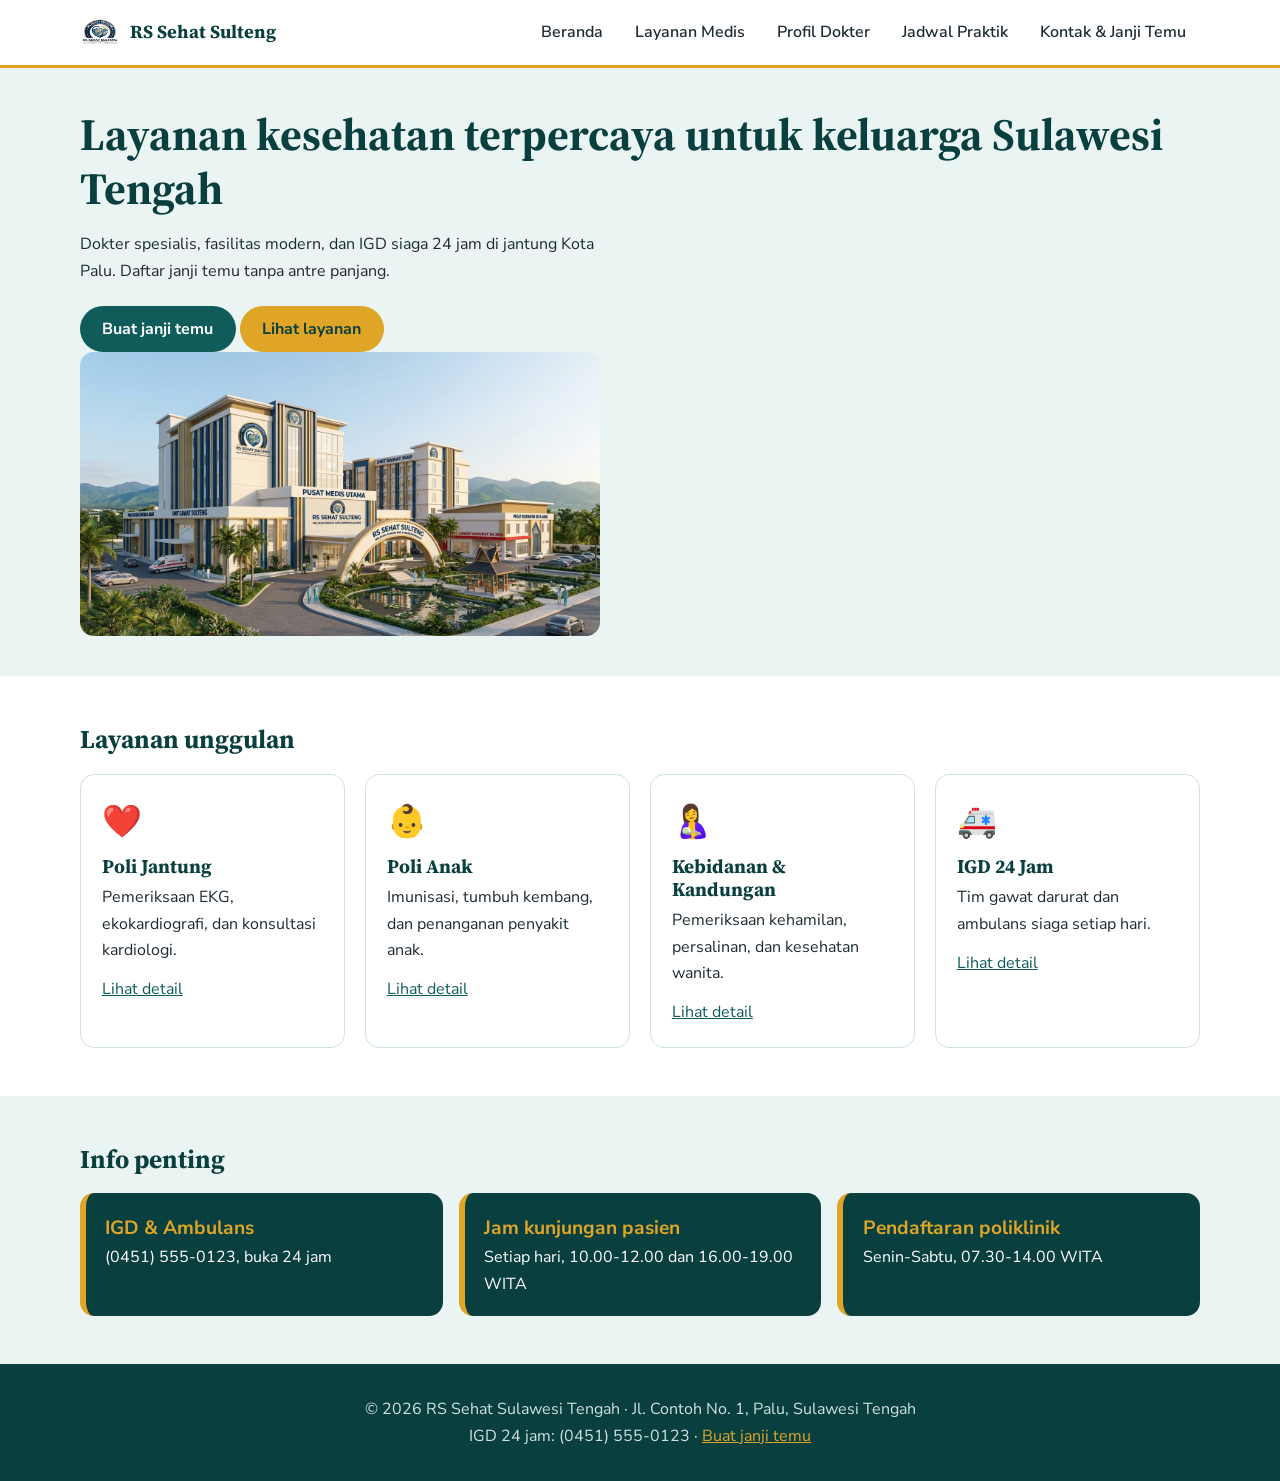
<file: index.html>
<!DOCTYPE html>
<html lang="id">
<head>
<meta charset="UTF-8">
<meta name="viewport" content="width=device-width, initial-scale=1">
<title>Beranda | RS Sehat Sulawesi Tengah</title>
<link rel="preconnect" href="https://fonts.googleapis.com">
<link rel="stylesheet" href="https://fonts.googleapis.com/css2?family=Nunito+Sans:wght@400;600;700&family=Source+Serif+4:wght@600;700&display=swap">
<link rel="stylesheet" href="style.css">
</head>
<body>
<header>
<div class="wadah bar">
<a class="merek" href="index.html"><img src="logo rs (2).jpeg" alt="Logo RS Sehat Sulawesi Tengah">RS Sehat Sulteng</a>
<input type="checkbox" id="menu-toggle" aria-label="Buka menu">
<label for="menu-toggle" class="hamburger" title="Menu">&#9776;</label>
<nav aria-label="Menu utama"><ul>
<li><a href="index.html">Beranda</a></li>
<li><a href="layanan.html">Layanan Medis</a></li>
<li><a href="dokter.html">Profil Dokter</a></li>
<li><a href="jadwal.html">Jadwal Praktik</a></li>
<li><a href="kontak.html">Kontak &amp; Janji Temu</a></li>
</ul></nav>
</div>
</header>
<main>
<section class="hero"><div class="wadah">
<div>
<h1>Layanan kesehatan terpercaya untuk keluarga Sulawesi Tengah</h1>
<p>Dokter spesialis, fasilitas modern, dan IGD siaga 24 jam di jantung Kota Palu. Daftar janji temu tanpa antre panjang.</p>
<a class="tombol" href="kontak.html">Buat janji temu</a> <a class="tombol emas" href="layanan.html">Lihat layanan</a>
</div>
<img src="gedung rs.jpeg" alt="Ilustrasi gedung RS Sehat Sulawesi Tengah">
</div></section>
<section><div class="wadah">
<h2>Layanan unggulan</h2>
<div class="grid">
<article class="kartu"><span class="ikon">&#10084;&#65039;</span><h3>Poli Jantung</h3><p>Pemeriksaan EKG, ekokardiografi, dan konsultasi kardiologi.</p><a href="detail_layanan.html">Lihat detail</a></article>
<article class="kartu"><span class="ikon">&#128118;</span><h3>Poli Anak</h3><p>Imunisasi, tumbuh kembang, dan penanganan penyakit anak.</p><a href="detail_layanan.html">Lihat detail</a></article>
<article class="kartu"><span class="ikon">&#129329;</span><h3>Kebidanan &amp; Kandungan</h3><p>Pemeriksaan kehamilan, persalinan, dan kesehatan wanita.</p><a href="detail_layanan.html">Lihat detail</a></article>
<article class="kartu"><span class="ikon">&#128657;</span><h3>IGD 24 Jam</h3><p>Tim gawat darurat dan ambulans siaga setiap hari.</p><a href="detail_layanan.html">Lihat detail</a></article>
</div></div></section>
<section class="bg-muda"><div class="wadah">
<h2>Info penting</h2>
<div class="info">
<div><strong>IGD &amp; Ambulans</strong>(0451) 555-0123, buka 24 jam</div>
<div><strong>Jam kunjungan pasien</strong>Setiap hari, 10.00-12.00 dan 16.00-19.00 WITA</div>
<div><strong>Pendaftaran poliklinik</strong>Senin-Sabtu, 07.30-14.00 WITA</div>
</div></div></section>
</main>
<footer>
<div class="wadah">
<p>&copy; 2026 RS Sehat Sulawesi Tengah &middot; Jl. Contoh No. 1, Palu, Sulawesi Tengah</p>
<p>IGD 24 jam: (0451) 555-0123 &middot; <a href="kontak.html">Buat janji temu</a></p>
</div>
</footer>
</body>
</html>
</file>
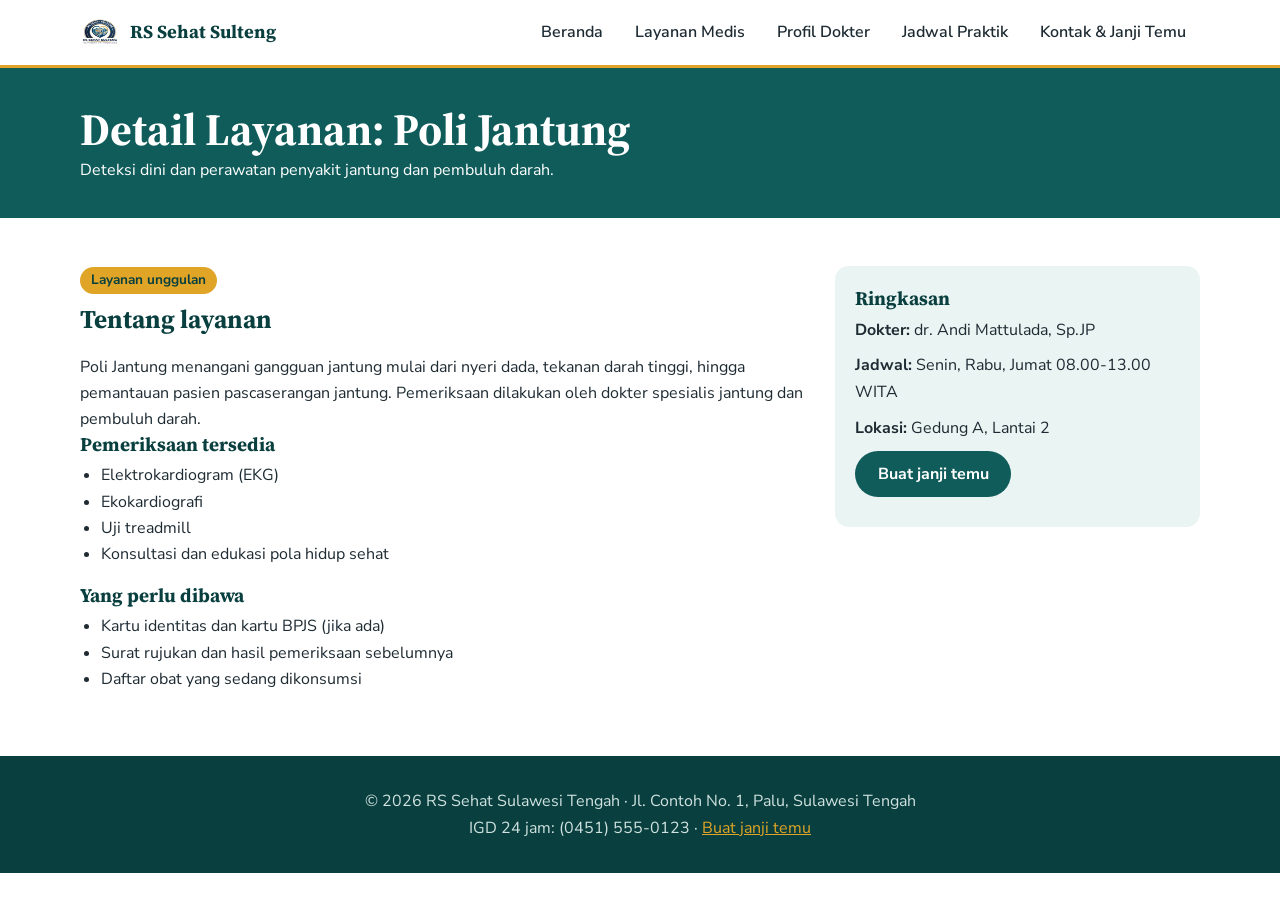
<file: detail_layanan.html>
<!DOCTYPE html>
<html lang="id">
<head>
<meta charset="UTF-8">
<meta name="viewport" content="width=device-width, initial-scale=1">
<title>Detail Layanan Poli Jantung | RS Sehat Sulawesi Tengah</title>
<link rel="preconnect" href="https://fonts.googleapis.com">
<link rel="stylesheet" href="https://fonts.googleapis.com/css2?family=Nunito+Sans:wght@400;600;700&family=Source+Serif+4:wght@600;700&display=swap">
<link rel="stylesheet" href="style.css">
</head>
<body>
<header>
<div class="wadah bar">
<a class="merek" href="index.html"><img src="logo rs (2).jpeg" alt="Logo RS Sehat Sulawesi Tengah">RS Sehat Sulteng</a>
<input type="checkbox" id="menu-toggle" aria-label="Buka menu">
<label for="menu-toggle" class="hamburger" title="Menu">&#9776;</label>
<nav aria-label="Menu utama"><ul>
<li><a href="index.html">Beranda</a></li>
<li><a href="layanan.html">Layanan Medis</a></li>
<li><a href="dokter.html">Profil Dokter</a></li>
<li><a href="jadwal.html">Jadwal Praktik</a></li>
<li><a href="kontak.html">Kontak &amp; Janji Temu</a></li>
</ul></nav>
</div>
</header>
<main>
<div class="judul-halaman"><div class="wadah"><h1>Detail Layanan: Poli Jantung</h1><p>Deteksi dini dan perawatan penyakit jantung dan pembuluh darah.</p></div></div>
<section><div class="wadah detail">
<article>
<span class="label">Layanan unggulan</span>
<h2>Tentang layanan</h2>
<p>Poli Jantung menangani gangguan jantung mulai dari nyeri dada, tekanan darah tinggi, hingga pemantauan pasien pascaserangan jantung. Pemeriksaan dilakukan oleh dokter spesialis jantung dan pembuluh darah.</p>
<h3>Pemeriksaan tersedia</h3>
<ul><li>Elektrokardiogram (EKG)</li><li>Ekokardiografi</li><li>Uji treadmill</li><li>Konsultasi dan edukasi pola hidup sehat</li></ul>
<h3>Yang perlu dibawa</h3>
<ul><li>Kartu identitas dan kartu BPJS (jika ada)</li><li>Surat rujukan dan hasil pemeriksaan sebelumnya</li><li>Daftar obat yang sedang dikonsumsi</li></ul>
</article>
<aside class="samping">
<h3>Ringkasan</h3>
<p><strong>Dokter:</strong> dr. Andi Mattulada, Sp.JP</p>
<p><strong>Jadwal:</strong> Senin, Rabu, Jumat 08.00-13.00 WITA</p>
<p><strong>Lokasi:</strong> Gedung A, Lantai 2</p>
<p><a class="tombol" href="kontak.html">Buat janji temu</a></p>
</aside>
</div></section>
</main>
<footer>
<div class="wadah">
<p>&copy; 2026 RS Sehat Sulawesi Tengah &middot; Jl. Contoh No. 1, Palu, Sulawesi Tengah</p>
<p>IGD 24 jam: (0451) 555-0123 &middot; <a href="kontak.html">Buat janji temu</a></p>
</div>
</footer>
</body>
</html>
</file>
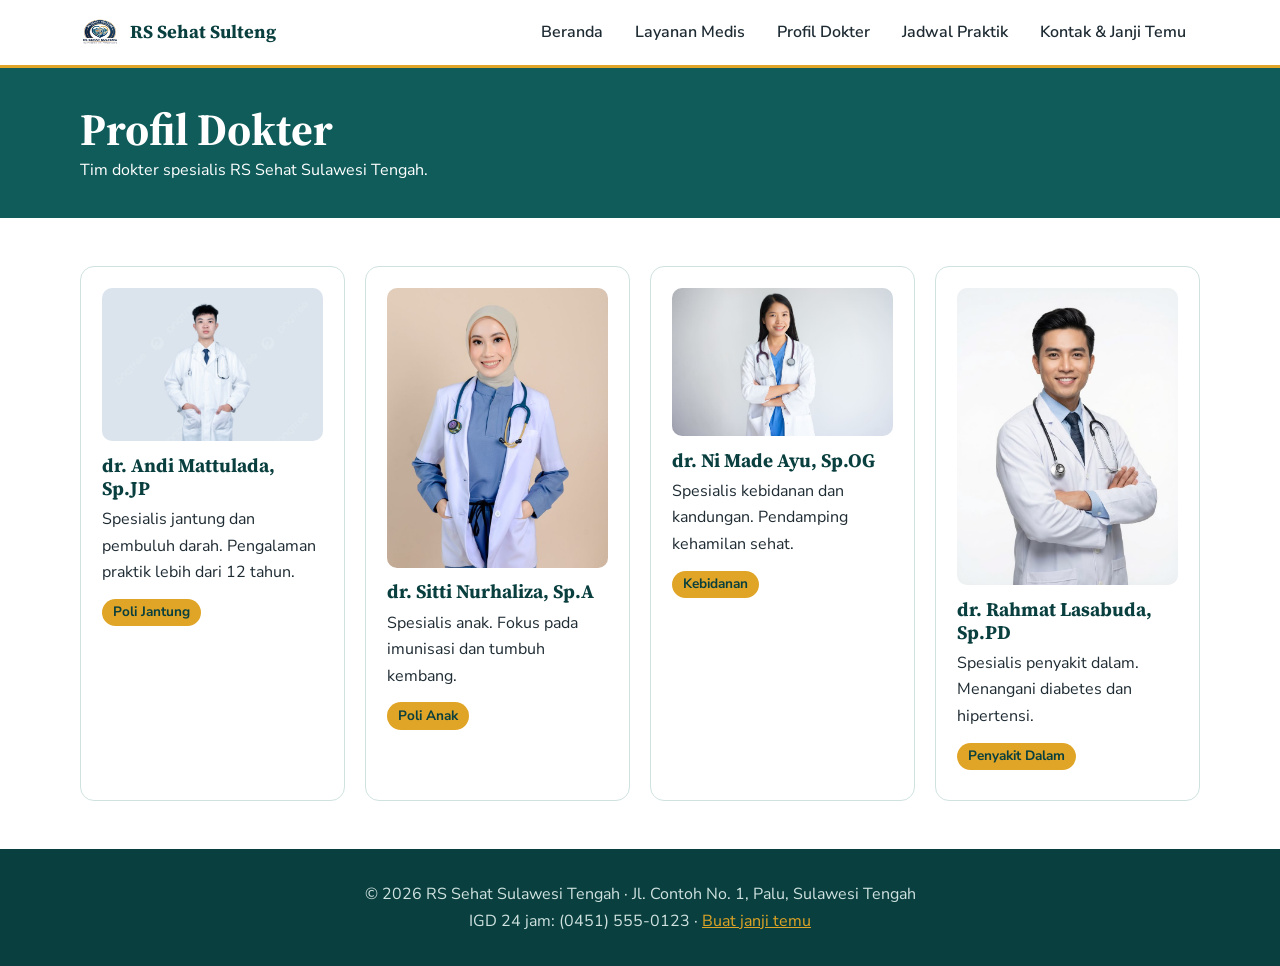
<file: dokter.html>
<!DOCTYPE html>
<html lang="id">
<head>
<meta charset="UTF-8">
<meta name="viewport" content="width=device-width, initial-scale=1">
<title>Profil Dokter | RS Sehat Sulawesi Tengah</title>
<link rel="preconnect" href="https://fonts.googleapis.com">
<link rel="stylesheet" href="https://fonts.googleapis.com/css2?family=Nunito+Sans:wght@400;600;700&family=Source+Serif+4:wght@600;700&display=swap">
<link rel="stylesheet" href="style.css">
</head>
<body>
<header>
<div class="wadah bar">
<a class="merek" href="index.html"><img src="logo rs (2).jpeg" alt="Logo RS Sehat Sulawesi Tengah">RS Sehat Sulteng</a>
<input type="checkbox" id="menu-toggle" aria-label="Buka menu">
<label for="menu-toggle" class="hamburger" title="Menu">&#9776;</label>
<nav aria-label="Menu utama"><ul>
<li><a href="index.html">Beranda</a></li>
<li><a href="layanan.html">Layanan Medis</a></li>
<li><a href="dokter.html">Profil Dokter</a></li>
<li><a href="jadwal.html">Jadwal Praktik</a></li>
<li><a href="kontak.html">Kontak &amp; Janji Temu</a></li>
</ul></nav>
</div>
</header>
<main>
<div class="judul-halaman"><div class="wadah"><h1>Profil Dokter</h1><p>Tim dokter spesialis RS Sehat Sulawesi Tengah.</p></div></div>
<section><div class="wadah"><div class="grid">
<article class="kartu"><img src="dokter 1.jpeg" alt="Foto dr. Andi Mattulada"><h3>dr. Andi Mattulada, Sp.JP</h3><p>Spesialis jantung dan pembuluh darah. Pengalaman praktik lebih dari 12 tahun.</p><span class="label">Poli Jantung</span></article>
<article class="kartu"><img src="dokter 4.jpeg" alt="Foto dr. Sitti Nurhaliza"><h3>dr. Sitti Nurhaliza, Sp.A</h3><p>Spesialis anak. Fokus pada imunisasi dan tumbuh kembang.</p><span class="label">Poli Anak</span></article>
<article class="kartu"><img src="dokter 3.jpeg" alt="Foto dr. Ni Made Ayu"><h3>dr. Ni Made Ayu, Sp.OG</h3><p>Spesialis kebidanan dan kandungan. Pendamping kehamilan sehat.</p><span class="label">Kebidanan</span></article>
<article class="kartu"><img src="dokter 2.jpeg" alt="Foto dr. Rahmat Lasabuda"><h3>dr. Rahmat Lasabuda, Sp.PD</h3><p>Spesialis penyakit dalam. Menangani diabetes dan hipertensi.</p><span class="label">Penyakit Dalam</span></article>
</div></div></section>
</main>
<footer>
<div class="wadah">
<p>&copy; 2026 RS Sehat Sulawesi Tengah &middot; Jl. Contoh No. 1, Palu, Sulawesi Tengah</p>
<p>IGD 24 jam: (0451) 555-0123 &middot; <a href="kontak.html">Buat janji temu</a></p>
</div>
</footer>
</body>
</html>
</file>
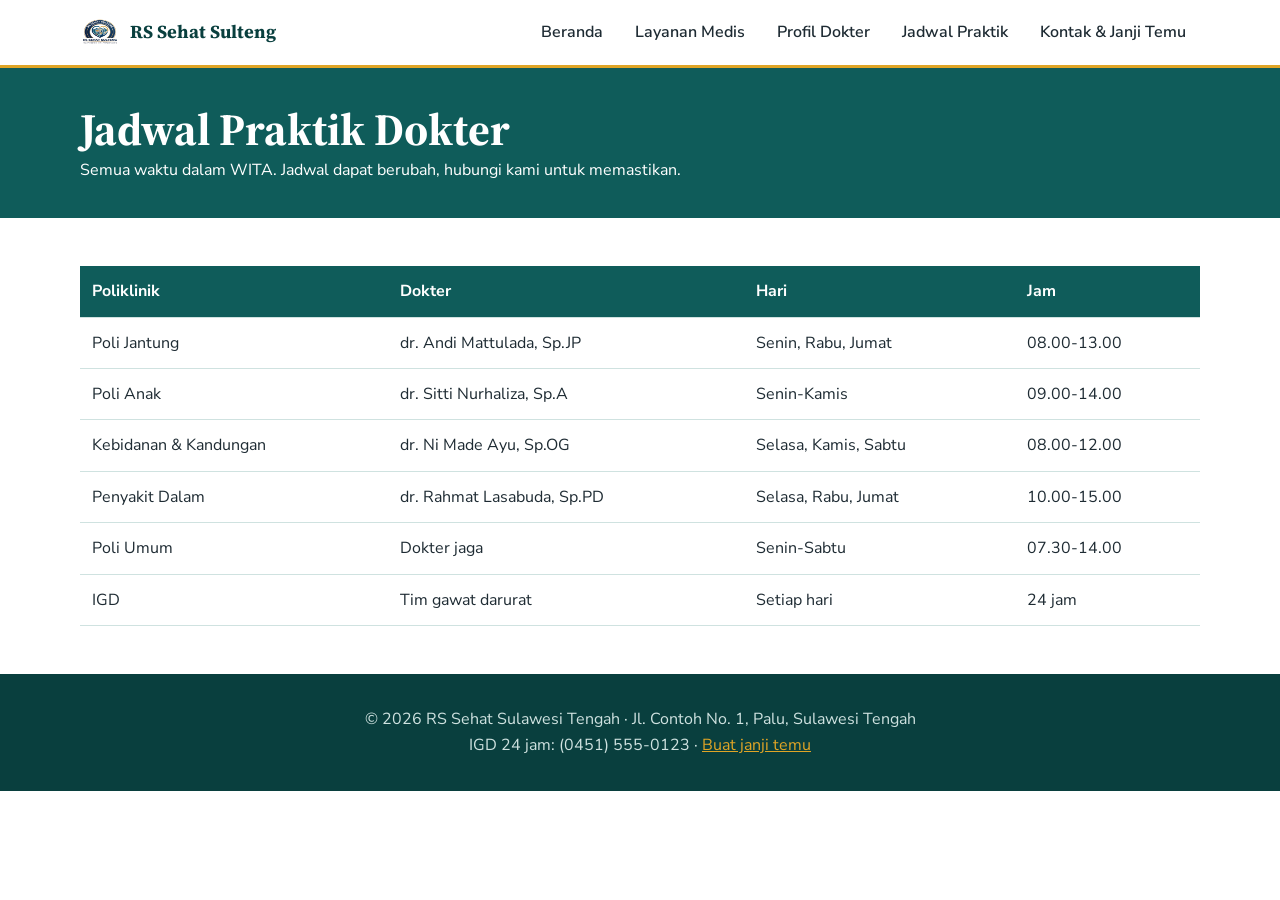
<file: jadwal.html>
<!DOCTYPE html>
<html lang="id">
<head>
<meta charset="UTF-8">
<meta name="viewport" content="width=device-width, initial-scale=1">
<title>Jadwal Praktik | RS Sehat Sulawesi Tengah</title>
<link rel="preconnect" href="https://fonts.googleapis.com">
<link rel="stylesheet" href="https://fonts.googleapis.com/css2?family=Nunito+Sans:wght@400;600;700&family=Source+Serif+4:wght@600;700&display=swap">
<link rel="stylesheet" href="style.css">
</head>
<body>
<header>
<div class="wadah bar">
<a class="merek" href="index.html"><img src="logo rs (2).jpeg" alt="Logo RS Sehat Sulawesi Tengah">RS Sehat Sulteng</a>
<input type="checkbox" id="menu-toggle" aria-label="Buka menu">
<label for="menu-toggle" class="hamburger" title="Menu">&#9776;</label>
<nav aria-label="Menu utama"><ul>
<li><a href="index.html">Beranda</a></li>
<li><a href="layanan.html">Layanan Medis</a></li>
<li><a href="dokter.html">Profil Dokter</a></li>
<li><a href="jadwal.html">Jadwal Praktik</a></li>
<li><a href="kontak.html">Kontak &amp; Janji Temu</a></li>
</ul></nav>
</div>
</header>
<main>
<div class="judul-halaman"><div class="wadah"><h1>Jadwal Praktik Dokter</h1><p>Semua waktu dalam WITA. Jadwal dapat berubah, hubungi kami untuk memastikan.</p></div></div>
<section><div class="wadah"><div class="tabel-bungkus">
<table>
<thead><tr><th>Poliklinik</th><th>Dokter</th><th>Hari</th><th>Jam</th></tr></thead>
<tbody>
<tr><td>Poli Jantung</td><td>dr. Andi Mattulada, Sp.JP</td><td>Senin, Rabu, Jumat</td><td>08.00-13.00</td></tr>
<tr><td>Poli Anak</td><td>dr. Sitti Nurhaliza, Sp.A</td><td>Senin-Kamis</td><td>09.00-14.00</td></tr>
<tr><td>Kebidanan &amp; Kandungan</td><td>dr. Ni Made Ayu, Sp.OG</td><td>Selasa, Kamis, Sabtu</td><td>08.00-12.00</td></tr>
<tr><td>Penyakit Dalam</td><td>dr. Rahmat Lasabuda, Sp.PD</td><td>Selasa, Rabu, Jumat</td><td>10.00-15.00</td></tr>
<tr><td>Poli Umum</td><td>Dokter jaga</td><td>Senin-Sabtu</td><td>07.30-14.00</td></tr>
<tr><td>IGD</td><td>Tim gawat darurat</td><td>Setiap hari</td><td>24 jam</td></tr>
</tbody>
</table></div></div></section>
</main>
<footer>
<div class="wadah">
<p>&copy; 2026 RS Sehat Sulawesi Tengah &middot; Jl. Contoh No. 1, Palu, Sulawesi Tengah</p>
<p>IGD 24 jam: (0451) 555-0123 &middot; <a href="kontak.html">Buat janji temu</a></p>
</div>
</footer>
</body>
</html>
</file>
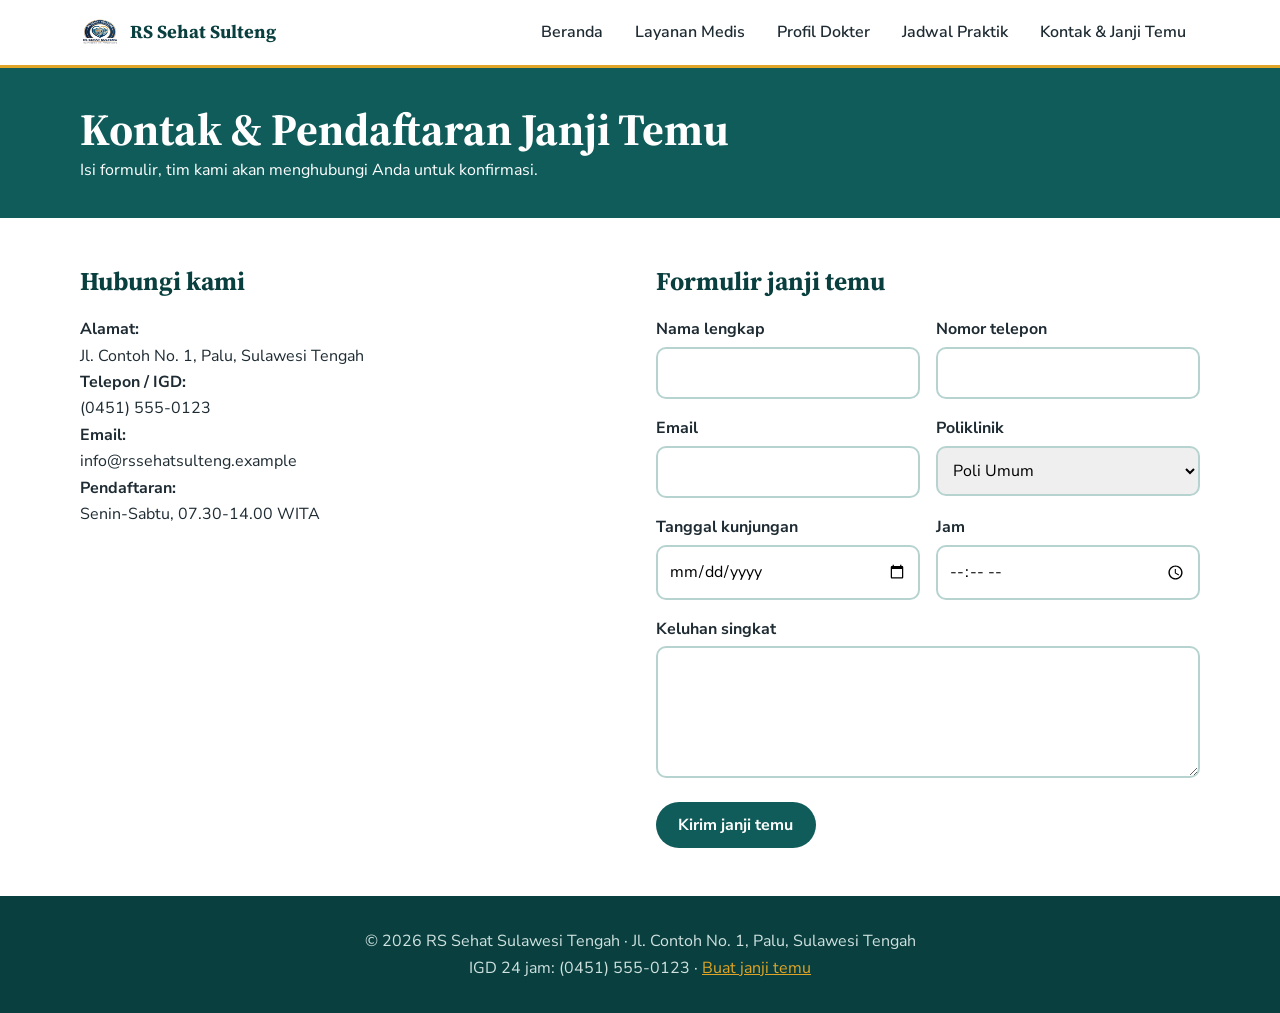
<file: kontak.html>
<!DOCTYPE html>
<html lang="id">
<head>
<meta charset="UTF-8">
<meta name="viewport" content="width=device-width, initial-scale=1">
<title>Kontak & Janji Temu | RS Sehat Sulawesi Tengah</title>
<link rel="preconnect" href="https://fonts.googleapis.com">
<link rel="stylesheet" href="https://fonts.googleapis.com/css2?family=Nunito+Sans:wght@400;600;700&family=Source+Serif+4:wght@600;700&display=swap">
<link rel="stylesheet" href="style.css">
</head>
<body>
<header>
<div class="wadah bar">
<a class="merek" href="index.html"><img src="logo rs (2).jpeg" alt="Logo RS Sehat Sulawesi Tengah">RS Sehat Sulteng</a>
<input type="checkbox" id="menu-toggle" aria-label="Buka menu">
<label for="menu-toggle" class="hamburger" title="Menu">&#9776;</label>
<nav aria-label="Menu utama"><ul>
<li><a href="index.html">Beranda</a></li>
<li><a href="layanan.html">Layanan Medis</a></li>
<li><a href="dokter.html">Profil Dokter</a></li>
<li><a href="jadwal.html">Jadwal Praktik</a></li>
<li><a href="kontak.html">Kontak &amp; Janji Temu</a></li>
</ul></nav>
</div>
</header>
<main>
<div class="judul-halaman"><div class="wadah"><h1>Kontak &amp; Pendaftaran Janji Temu</h1><p>Isi formulir, tim kami akan menghubungi Anda untuk konfirmasi.</p></div></div>
<section><div class="wadah kontak">
<article>
<h2>Hubungi kami</h2>
<p><strong>Alamat:</strong><br>Jl. Contoh No. 1, Palu, Sulawesi Tengah</p>
<p><strong>Telepon / IGD:</strong><br>(0451) 555-0123</p>
<p><strong>Email:</strong><br>info@rssehatsulteng.example</p>
<p><strong>Pendaftaran:</strong><br>Senin-Sabtu, 07.30-14.00 WITA</p>
</article>
<article>
<h2>Formulir janji temu</h2>
<form action="#" method="post">
<div><label for="nama">Nama lengkap</label><input type="text" id="nama" name="nama" required></div>
<div><label for="hp">Nomor telepon</label><input type="tel" id="hp" name="hp" required></div>
<div><label for="email">Email</label><input type="email" id="email" name="email"></div>
<div><label for="poli">Poliklinik</label><select id="poli" name="poli"><option>Poli Umum</option><option>Poli Jantung</option><option>Poli Anak</option><option>Kebidanan &amp; Kandungan</option><option>Poli Gigi</option><option>Penyakit Dalam</option></select></div>
<div><label for="tanggal">Tanggal kunjungan</label><input type="date" id="tanggal" name="tanggal" required></div>
<div><label for="jam">Jam</label><input type="time" id="jam" name="jam"></div>
<div class="full"><label for="keluhan">Keluhan singkat</label><textarea id="keluhan" name="keluhan" rows="4"></textarea></div>
<div class="full"><button class="tombol" type="submit">Kirim janji temu</button></div>
</form>
</article>
</div></section>
</main>
<footer>
<div class="wadah">
<p>&copy; 2026 RS Sehat Sulawesi Tengah &middot; Jl. Contoh No. 1, Palu, Sulawesi Tengah</p>
<p>IGD 24 jam: (0451) 555-0123 &middot; <a href="kontak.html">Buat janji temu</a></p>
</div>
</footer>
</body>
</html>
</file>
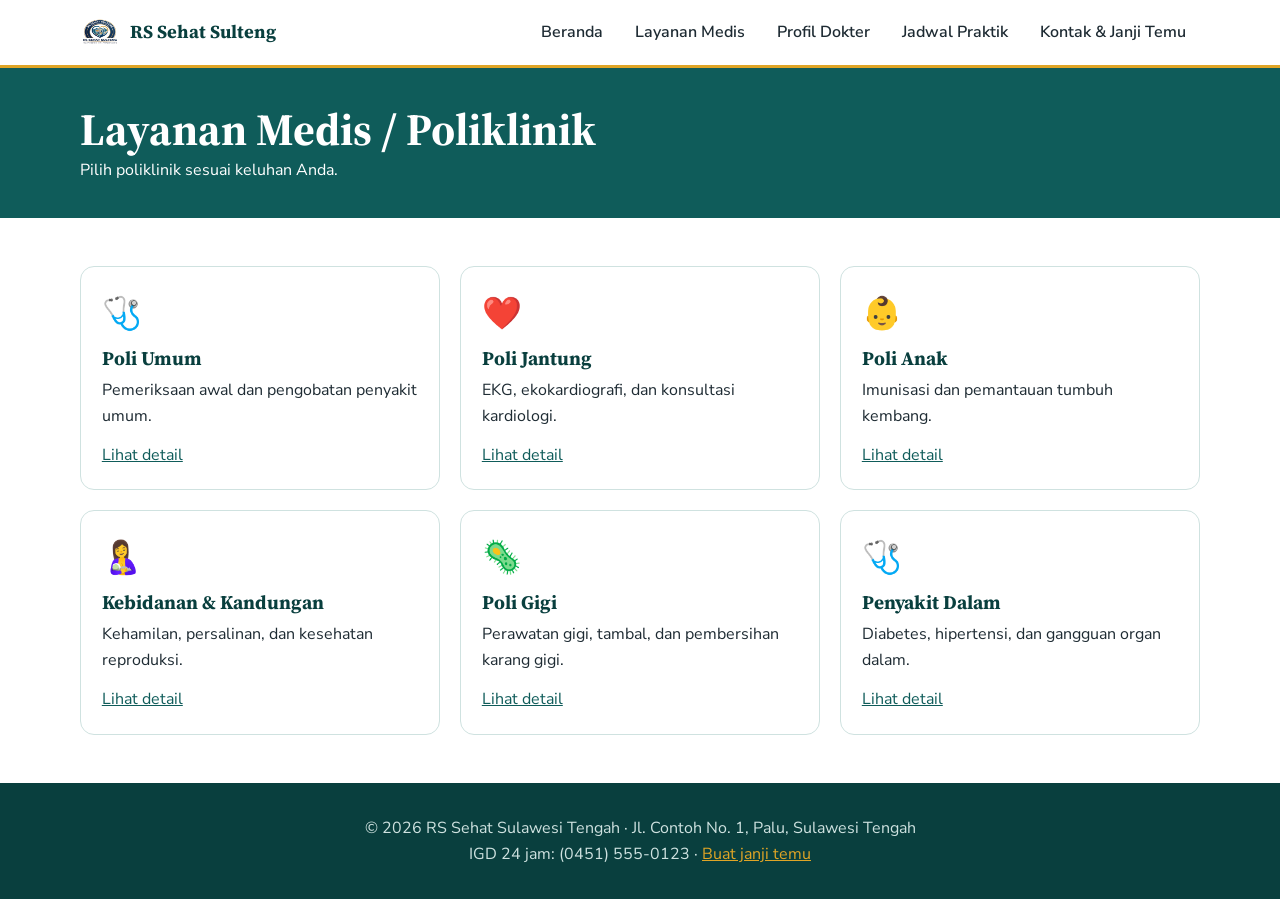
<file: layanan.html>
<!DOCTYPE html>
<html lang="id">
<head>
<meta charset="UTF-8">
<meta name="viewport" content="width=device-width, initial-scale=1">
<title>Layanan Medis | RS Sehat Sulawesi Tengah</title>
<link rel="preconnect" href="https://fonts.googleapis.com">
<link rel="stylesheet" href="https://fonts.googleapis.com/css2?family=Nunito+Sans:wght@400;600;700&family=Source+Serif+4:wght@600;700&display=swap">
<link rel="stylesheet" href="style.css">
</head>
<body>
<header>
<div class="wadah bar">
<a class="merek" href="index.html"><img src="logo rs (2).jpeg" alt="Logo RS Sehat Sulawesi Tengah">RS Sehat Sulteng</a>
<input type="checkbox" id="menu-toggle" aria-label="Buka menu">
<label for="menu-toggle" class="hamburger" title="Menu">&#9776;</label>
<nav aria-label="Menu utama"><ul>
<li><a href="index.html">Beranda</a></li>
<li><a href="layanan.html">Layanan Medis</a></li>
<li><a href="dokter.html">Profil Dokter</a></li>
<li><a href="jadwal.html">Jadwal Praktik</a></li>
<li><a href="kontak.html">Kontak &amp; Janji Temu</a></li>
</ul></nav>
</div>
</header>
<main>
<div class="judul-halaman"><div class="wadah"><h1>Layanan Medis / Poliklinik</h1><p>Pilih poliklinik sesuai keluhan Anda.</p></div></div>
<section><div class="wadah"><div class="grid tiga">
<article class="kartu"><span class="ikon">&#129658;</span><h3>Poli Umum</h3><p>Pemeriksaan awal dan pengobatan penyakit umum.</p><a href="detail_layanan.html">Lihat detail</a></article>
<article class="kartu"><span class="ikon">&#10084;&#65039;</span><h3>Poli Jantung</h3><p>EKG, ekokardiografi, dan konsultasi kardiologi.</p><a href="detail_layanan.html">Lihat detail</a></article>
<article class="kartu"><span class="ikon">&#128118;</span><h3>Poli Anak</h3><p>Imunisasi dan pemantauan tumbuh kembang.</p><a href="detail_layanan.html">Lihat detail</a></article>
<article class="kartu"><span class="ikon">&#129329;</span><h3>Kebidanan &amp; Kandungan</h3><p>Kehamilan, persalinan, dan kesehatan reproduksi.</p><a href="detail_layanan.html">Lihat detail</a></article>
<article class="kartu"><span class="ikon">&#129440;</span><h3>Poli Gigi</h3><p>Perawatan gigi, tambal, dan pembersihan karang gigi.</p><a href="detail_layanan.html">Lihat detail</a></article>
<article class="kartu"><span class="ikon">&#129658;</span><h3>Penyakit Dalam</h3><p>Diabetes, hipertensi, dan gangguan organ dalam.</p><a href="detail_layanan.html">Lihat detail</a></article>
</div></div></section>
</main>
<footer>
<div class="wadah">
<p>&copy; 2026 RS Sehat Sulawesi Tengah &middot; Jl. Contoh No. 1, Palu, Sulawesi Tengah</p>
<p>IGD 24 jam: (0451) 555-0123 &middot; <a href="kontak.html">Buat janji temu</a></p>
</div>
</footer>
</body>
</html>
</file>
<file: style.css>
/* RS Sehat Sulawesi Tengah - style.css (dipakai semua halaman) */
:root{--warna-utama:
    #0F5C5A;
    --warna-gelap: 
    #093F3E;
    --warna-aksen:
    #E0A526;
    --warna-muda:
    #EAF4F3;
    --warna-teks:
    #1E2B33;
    --warna-putih:
    #fff;
    --warna-bahaya:
    #C8412B;
    --radius:14px;
    --font-judul:"Source Serif 4",Georgia,serif;
    --font-isi:"Nunito Sans",Arial,sans-serif}
    
*{
    box-sizing:border-box;
    margin:0;
    padding:0
}
body{
    font-family:var(--font-isi);
    color:var(--warna-teks);
    background:var(--warna-putih);
    line-height:1.65
}
h1,h2,h3{
    font-family:var(--font-judul);
    line-height:1.2;
    color:var(--warna-gelap)
}
img{
    max-width:100%;
    display:block
}
a{
    color:var(--warna-utama)
}
.wadah{
    width:min(1120px,92%);
    margin-inline:auto
}
section{
    padding:3rem 0
}
.bg-muda{
    background:var(--warna-muda)
}
h1{
    font-size:2.1rem
}
h2{
    font-size:1.6rem;
    margin-bottom:1.2rem
}
h3{font-size:1.2rem;
    margin-bottom:.4rem
}
/* Header + navbar (Flexbox) */
header{
    background:var(--warna-putih);
    border-bottom:3px solid var(--warna-aksen);
    position:sticky;
    top:0;
    z-index:10
}
.bar{
    display:flex;
    align-items:center;
    justify-content:space-between;
    flex-wrap:wrap;
    padding:.7rem 0
}
.merek{
    display:flex;
    align-items:center;
    gap:.6rem;
    text-decoration:none;
    font-family:var(--font-judul);
    font-weight:700;
    color:var(--warna-gelap);
    font-size:1.15rem
}
.merek img{
    width:40px;
    height:40px
}
#menu-toggle{
    display:none
}
.hamburger{
    cursor:pointer;
    font-size:1.7rem;
    color:var(--warna-utama);
    padding:0 .4rem
}
nav{
    display:none;
    width:100%
}
#menu-toggle:checked ~ nav{
    display:block
}
nav ul{
    list-style:none;
    display:flex;
    flex-direction:column;
    gap:.2rem;
    padding:.6rem 0
}
nav a{
    display:block;
    padding:.5rem .9rem;
    border-radius:8px;
    text-decoration:none;
    color:var(--warna-teks);
    font-weight:600;
    transition:background .25s,color .25s
}
nav a:hover,nav a:focus{
    background:var(--warna-utama);
    color:var(--warna-putih)
}
/* Hero (Flexbox) */
.hero{
    background:var(--warna-muda);
    padding:2.5rem 0
}
.hero .wadah{
    display:flex
    flex-direction:column;
    gap:1.5rem;align-items:center
}
.hero p{margin:1rem 0 1.4rem;max-width:52ch}
.hero img{border-radius:var(--radius);
    width:100%;max-width:520px;animation:muncul .9s ease both}
@keyframes muncul{from{opacity:0;
    transform:translateY(18px)}to{opacity:1;
        transform:none}}
.tombol{display:inline-block;padding:.75rem 1.4rem;background:var(--warna-utama);color:var(--warna-putih);border:0;border-radius:999px;font:700 1rem var(--font-isi);text-decoration:none;cursor:pointer;transition:transform .25s,background .25s}
.tombol:hover{background:var(--warna-gelap);
    transform:translateY(-3px)}
.tombol.emas{background:var(--warna-aksen);
    color:var(--warna-gelap)}
/* Grid kartu (CSS Grid) */
.grid{display:grid;grid-template-columns:1fr;
    gap:1.25rem}
.kartu{background:var(--warna-putih);
    border:1px solid #cfe2e0;
    border-radius:var(--radius);
    padding:1.3rem;
    transition:transform .3s,box-shadow .3s,border-color .3s}
.kartu:hover{transform:translateY(-6px);
    box-shadow:0 10px 24px rgba(15,92,90,.18);
    border-color:var(--warna-utama)}

.kartu .ikon{font-size:2rem;
    display:block;
    margin-bottom:.4rem}
.kartu p{margin-bottom:.8rem}
.kartu img{border-radius:10px;margin-bottom:.8rem;
    width:100%}
.label{display:inline-block;
    background:var(--warna-aksen);
    color:var(--warna-gelap);
    font-size:.85rem;font-weight:700;
    padding:.15rem .7rem;border-radius:999px;
    margin-bottom:.6rem}

/* Info penting (Flexbox) */
.info{display:flex;
    flex-direction:column;gap:1rem}
.info div{flex:1;
    background:var(--warna-gelap);
    color:var(--warna-putih);padding:1.2rem;
    border-radius:var(--radius);
    border-left:6px solid var(--warna-aksen)}
.info strong{display:block;
    font-size:1.2rem;
    color:var(--warna-aksen)}
/* Halaman dalam */
.judul-halaman{background:var(--warna-utama);
    padding:2.2rem 0}
.judul-halaman h1,.judul-halaman p{color:var(--warna-putih)}
.detail{display:grid;grid-template-columns:1fr;gap:1.5rem}
.detail ul{padding-left:1.3rem;margin-bottom:1rem}
.samping{background:var(--warna-muda);border-radius:var(--radius);padding:1.3rem;align-self:start}
.samping p{margin-bottom:.6rem}
.tabel-bungkus{overflow-x:auto}
table{width:100%;border-collapse:collapse;min-width:640px}
th,td{padding:.75rem;text-align:left;border-bottom:1px solid #cfe2e0}
th{background:var(--warna-utama);color:var(--warna-putih)}
tbody tr{transition:background .25s}
tbody tr:hover{background:var(--warna-muda)}
/* Form */
form{display:grid;gap:1rem;grid-template-columns:1fr}
label{font-weight:700;display:block;margin-bottom:.25rem}
.hamburger{font-weight:400}
input,select,textarea{width:100%;padding:.7rem;border:2px solid #b7d3d0;border-radius:10px;font:inherit;transition:border-color .25s}
input:focus,select:focus,textarea:focus{outline:none;border-color:var(--warna-utama)}
.kontak{display:flex;flex-direction:column;gap:2rem}
.kontak>*{flex:1}
/* 404 */
.galat{text-align:center;padding:5rem 0}
.galat h1{font-size:6rem;color:var(--warna-bahaya)}
.galat p{margin:.6rem 0 1.5rem}
/* Footer */
footer{background:var(--warna-gelap);color:#cfe2e0;padding:2rem 0;text-align:center}
footer a{color:var(--warna-aksen)}
/* Responsif: mobile <=600, tablet 601-1024, desktop >=1025 */
@media (min-width:601px){.hamburger{display:none}nav{display:block;width:auto}nav ul{flex-direction:row;flex-wrap:wrap;padding:0}}
@media (max-width:600px){h1{font-size:1.8rem}section{padding:2.2rem 0}.galat h1{font-size:4.5rem}}
@media (min-width:601px) and (max-width:1024px){.grid{grid-template-columns:repeat(2,1fr)}.info{flex-direction:row}.kontak{flex-direction:row}form{grid-template-columns:1fr 1fr}.full{grid-column:1/-1}.hero .wadah{flex-direction:row}.hero .wadah>*{flex:1}}
@media (min-width:1025px){.grid{grid-template-columns:repeat(4,1fr)}.grid.tiga{grid-template-columns:repeat(3,1fr)}.info{flex-direction:row}.kontak{flex-direction:row}form{grid-template-columns:1fr 1fr}.full{grid-column:1/-1}.hero .wadah{flex-direction:row}.hero .wadah>*{flex:1}h1{font-size:2.8rem}.detail{grid-template-columns:2fr 1fr}}
@media (prefers-reduced-motion:reduce){*{animation:none!important;transition:none!important}}
</file>
